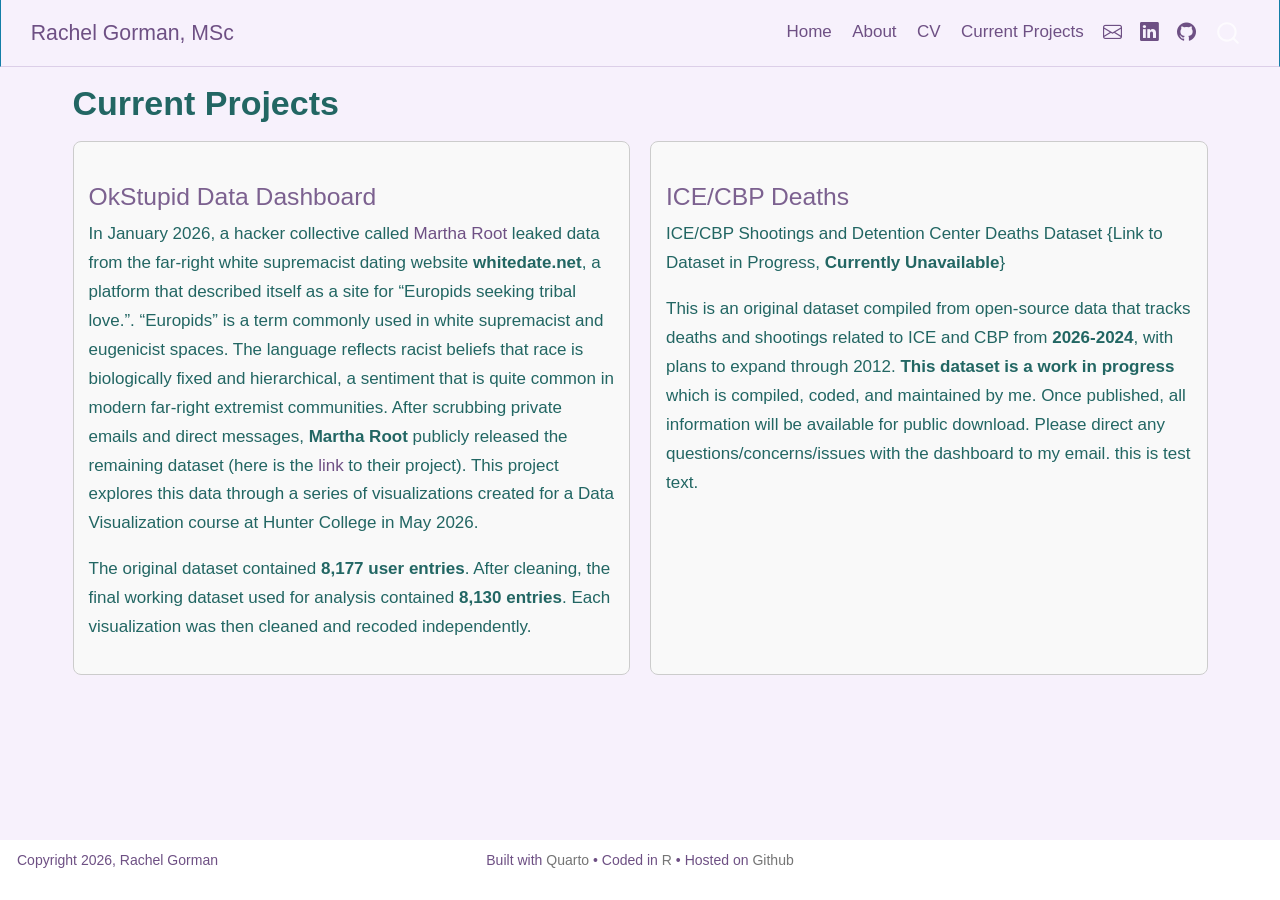
<file: currentprojects.html>
<!DOCTYPE html>
<html xmlns="http://www.w3.org/1999/xhtml" lang="en" xml:lang="en"><head>

<meta charset="utf-8">
<meta name="generator" content="quarto-1.10.18">

<meta name="viewport" content="width=device-width, initial-scale=1.0, user-scalable=yes">


<title>Current Projects – Rachel Gorman, MSc</title>
<style>
/* Default styles provided by pandoc.
** See https://pandoc.org/MANUAL.html#variables-for-html for config info.
*/
span.smallcaps{font-variant: small-caps;}
div.columns{display: flex; gap: 1.5em;}
div.column{flex: auto;}
@media screen {
div.columns{gap: min(4vw, 1.5em);}
div.column{overflow-x: auto;}
}
div.hanging-indent{margin-left: 1.5em; text-indent: -1.5em;}
ul.task-list{list-style: none;}
ul.task-list li input[type="checkbox"] {
  width: 0.8em;
  margin: 0 0.8em 0.2em -1em; /* quarto-specific, see https://github.com/quarto-dev/quarto-cli/issues/4556 */ 
  vertical-align: middle;
}
</style>


<script src="site_libs/quarto-nav/quarto-nav.js"></script>
<script src="site_libs/quarto-nav/headroom.min.js"></script>
<script src="site_libs/clipboard/clipboard.min.js"></script>
<script src="site_libs/quarto-search/autocomplete.umd.js"></script>
<script src="site_libs/quarto-search/fuse.min.js"></script>
<script src="site_libs/quarto-search/quarto-search.js"></script>
<meta name="quarto:offset" content="./">
<script src="site_libs/quarto-html/quarto.js" type="module"></script>
<script src="site_libs/quarto-html/tabsets/tabsets.js" type="module"></script>
<script src="site_libs/quarto-html/popper.min.js"></script>
<script src="site_libs/quarto-html/tippy.umd.min.js"></script>
<script src="site_libs/quarto-html/anchor.min.js"></script>
<link href="site_libs/quarto-html/tippy.css" rel="stylesheet">
<link href="site_libs/quarto-html/quarto-syntax-highlighting-64a204ab8560d761af7679ceaba22944.css" rel="stylesheet" id="quarto-text-highlighting-styles">
<script src="site_libs/bootstrap/bootstrap.min.js"></script>
<link href="site_libs/bootstrap/bootstrap-icons.css" rel="stylesheet">
<link href="site_libs/bootstrap/bootstrap-60a28a6e58c4296c0bb11f8f5d7a34cd.min.css" rel="stylesheet" append-hash="true" id="quarto-bootstrap" data-mode="light">
<script id="quarto-search-options" type="application/json">{
  "location": "navbar",
  "copy-button": false,
  "collapse-after": 3,
  "panel-placement": "end",
  "type": "overlay",
  "limit": 50,
  "keyboard-shortcut": [
    "f",
    "/",
    "s"
  ],
  "show-item-context": false,
  "language": {
    "search-no-results-text": "No results",
    "search-matching-documents-text": "matching documents",
    "search-copy-link-title": "Copy link to search",
    "search-hide-matches-text": "Hide additional matches",
    "search-more-match-text": "more match in this document",
    "search-more-matches-text": "more matches in this document",
    "search-clear-button-title": "Clear",
    "search-text-placeholder": "",
    "search-detached-cancel-button-title": "Cancel",
    "search-submit-button-title": "Submit",
    "search-label": "Search"
  }
}</script>


<link rel="stylesheet" href="customstyle.css">
</head>

<body class="nav-fixed quarto-light">

<div id="quarto-search-results"></div>
  <header id="quarto-header" class="headroom fixed-top">
    <nav class="navbar navbar-expand-lg " data-bs-theme="dark">
      <div class="navbar-container container-fluid">
      <div class="navbar-brand-container mx-auto">
    <a class="navbar-brand" href="./index.html">
    <span class="navbar-title">Rachel Gorman, MSc</span>
    </a>
  </div>
            <div id="quarto-search" class="" title="Search"></div>
          <button class="navbar-toggler" type="button" data-bs-toggle="collapse" data-bs-target="#navbarCollapse" aria-controls="navbarCollapse" role="menu" aria-expanded="false" aria-label="Toggle navigation" onclick="if (window.quartoToggleHeadroom) { window.quartoToggleHeadroom(); }">
  <span class="navbar-toggler-icon"></span>
</button>
          <div class="collapse navbar-collapse" id="navbarCollapse">
            <ul class="navbar-nav navbar-nav-scroll ms-auto">
  <li class="nav-item">
    <a class="nav-link" href="./index.html"> 
<span class="menu-text">Home</span></a>
  </li>  
  <li class="nav-item">
    <a class="nav-link" href="./about.html"> 
<span class="menu-text">About</span></a>
  </li>  
  <li class="nav-item">
    <a class="nav-link" href="./cv.html"> 
<span class="menu-text">CV</span></a>
  </li>  
  <li class="nav-item">
    <a class="nav-link active" href="./currentprojects.html" aria-current="page"> 
<span class="menu-text">Current Projects</span></a>
  </li>  
  <li class="nav-item compact">
    <a class="nav-link" href="mailto:gormanr33@gmail.com"> <i class="bi bi-envelope" role="img">
</i> 
<span class="menu-text"></span></a>
  </li>  
  <li class="nav-item compact">
    <a class="nav-link" href="https://www.linkedin.com/in/rachel-gorman-6825431b9" target="_blank"> <i class="bi bi-linkedin" role="img">
</i> 
<span class="menu-text"></span></a>
  </li>  
  <li class="nav-item compact">
    <a class="nav-link" href="https://github.com/gormanr33" target="_blank"> <i class="bi bi-github" role="img">
</i> 
<span class="menu-text"></span></a>
  </li>  
</ul>
          </div> <!-- /navcollapse -->
            <div class="quarto-navbar-tools">
</div>
      </div> <!-- /container-fluid -->
    </nav>
</header>
<!-- content -->
<div id="quarto-content" class="quarto-container page-columns page-rows-contents page-layout-full page-navbar">
<!-- sidebar -->
<!-- margin-sidebar -->
    <div id="quarto-margin-sidebar" class="sidebar margin-sidebar zindex-bottom">
        
    </div>
<!-- main -->
<main class="content column-page" id="quarto-document-content">

<header id="title-block-header" class="quarto-title-block default">
<div class="quarto-title">
<h1 class="title">Current Projects</h1>
</div>



<div class="quarto-title-meta column-page">

    
  
    
  </div>
  


</header>


<div style="display: flex; gap: 20px; align-items: stretch;">
<section id="okstupid-data-dashboard" class="level3" style="flex: 1; min-width: 0; overflow-wrap: break-word; border: 1px solid #ccc; padding: 15px; border-radius: 8px; background-color: #f9f9f9;">
<h3 class="anchored" data-anchor-id="okstupid-data-dashboard"><a href="https://gormanr33.github.io/dashboard.v2/" target="_blank">OkStupid Data Dashboard</a></h3>
<p>In January 2026, a hacker collective called <strong><a href="https://linktr.ee/back2TheR00t">Martha Root</a></strong> leaked data from the far-right white supremacist dating website <strong>whitedate.net</strong>, a platform that described itself as a site for “Europids seeking tribal love.”. “Europids” is a term commonly used in white supremacist and eugenicist spaces. The language reflects racist beliefs that race is biologically fixed and hierarchical, a sentiment that is quite common in modern far-right extremist communities. After scrubbing private emails and direct messages, <strong>Martha Root</strong> publicly released the remaining dataset (here is the <a href="https://okstupid.lol">link</a> to their project). This project explores this data through a series of visualizations created for a Data Visualization course at Hunter College in May 2026.</p>
<p>The original dataset contained <strong>8,177 user entries</strong>. After cleaning, the final working dataset used for analysis contained <strong>8,130 entries</strong>. Each visualization was then cleaned and recoded independently.</p>
</section>
<section id="icecbp-deaths" class="level3" style="flex: 1; min-width: 0; overflow-wrap: break-word; border: 1px solid #ccc; padding: 15px; border-radius: 8px; background-color: #f9f9f9;">
<h3 class="anchored" data-anchor-id="icecbp-deaths"><a href="https://google.com" target="_blank">ICE/CBP Deaths</a></h3>
<p>ICE/CBP Shootings and Detention Center Deaths Dataset {Link to Dataset in Progress, <strong>Currently Unavailable</strong>}</p>
<p>This is an original dataset compiled from open-source data that tracks deaths and shootings related to ICE and CBP from <strong>2026-2024</strong>, with plans to expand through 2012. <strong>This dataset is a work in progress</strong> which is compiled, coded, and maintained by me. Once published, all information will be available for public download. Please direct any questions/concerns/issues with the dashboard to my email. this is test text.</p>
</section>
</div>



</main> <!-- /main -->
<script id="quarto-html-after-body" type="application/javascript">
  window.document.addEventListener("DOMContentLoaded", function (event) {
    const icon = "";
    const anchorJS = new window.AnchorJS();
    anchorJS.options = {
      placement: 'right',
      icon: icon
    };
    anchorJS.add('.anchored');
    const isCodeAnnotation = (el) => {
      for (const clz of el.classList) {
        if (clz.startsWith('code-annotation-')) {                     
          return true;
        }
      }
      return false;
    }
    const onCopySuccess = function(e) {
      // button target
      const button = e.trigger;
      // don't keep focus
      button.blur();
      // flash "checked"
      button.classList.add('code-copy-button-checked');
      var currentTitle = button.getAttribute("title");
      button.setAttribute("title", "Copied!");
      let tooltip;
      if (window.bootstrap) {
        button.setAttribute("data-bs-toggle", "tooltip");
        button.setAttribute("data-bs-placement", "left");
        button.setAttribute("data-bs-title", "Copied!");
        tooltip = new bootstrap.Tooltip(button, 
          { trigger: "manual", 
            customClass: "code-copy-button-tooltip",
            offset: [0, -8]});
        tooltip.show();    
      }
      setTimeout(function() {
        if (tooltip) {
          tooltip.hide();
          button.removeAttribute("data-bs-title");
          button.removeAttribute("data-bs-toggle");
          button.removeAttribute("data-bs-placement");
        }
        button.setAttribute("title", currentTitle);
        button.classList.remove('code-copy-button-checked');
      }, 1000);
      // clear code selection
      e.clearSelection();
    }
    const getTextToCopy = function(trigger) {
      const outerScaffold = trigger.parentElement.cloneNode(true);
      const codeEl = outerScaffold.querySelector('code');
      for (const childEl of codeEl.children) {
        if (isCodeAnnotation(childEl)) {
          childEl.remove();
        }
      }
      return codeEl.innerText;
    }
    const clipboard = new window.ClipboardJS('.code-copy-button:not([data-in-quarto-modal])', {
      text: getTextToCopy
    });
    clipboard.on('success', onCopySuccess);
    if (window.document.getElementById('quarto-embedded-source-code-modal')) {
      const clipboardModal = new window.ClipboardJS('.code-copy-button[data-in-quarto-modal]', {
        text: getTextToCopy,
        container: window.document.getElementById('quarto-embedded-source-code-modal')
      });
      clipboardModal.on('success', onCopySuccess);
    }
      var localhostRegex = new RegExp(/^(?:http|https):\/\/localhost\:?[0-9]*\//);
      var mailtoRegex = new RegExp(/^mailto:/);
        var filterRegex = new RegExp("https:\/\/rachel-gorman\.com");
      var isInternal = (href) => {
          return filterRegex.test(href) || localhostRegex.test(href) || mailtoRegex.test(href);
      }
      // Inspect non-navigation links and adorn them if external
     var links = window.document.querySelectorAll('a[href]:not(.nav-link):not(.navbar-brand):not(.toc-action):not(.sidebar-link):not(.sidebar-item-toggle):not(.pagination-link):not(.no-external):not([aria-hidden]):not(.dropdown-item):not(.quarto-navigation-tool):not(.about-link)');
      for (var i=0; i<links.length; i++) {
        const link = links[i];
        if (!isInternal(link.href)) {
          // undo the damage that might have been done by quarto-nav.js in the case of
          // links that we want to consider external
          if (link.dataset.originalHref !== undefined) {
            link.href = link.dataset.originalHref;
          }
        }
      }
    function tippyHover(el, contentFn, onTriggerFn, onUntriggerFn) {
      const config = {
        allowHTML: true,
        maxWidth: 500,
        delay: 100,
        arrow: false,
        appendTo: function(el) {
            return el.parentElement;
        },
        interactive: true,
        interactiveBorder: 10,
        theme: 'quarto',
        placement: 'bottom-start',
      };
      if (contentFn) {
        config.content = contentFn;
      }
      if (onTriggerFn) {
        config.onTrigger = onTriggerFn;
      }
      if (onUntriggerFn) {
        config.onUntrigger = onUntriggerFn;
      }
      window.tippy(el, config); 
    }
    const noterefs = window.document.querySelectorAll('a[role="doc-noteref"]');
    for (var i=0; i<noterefs.length; i++) {
      const ref = noterefs[i];
      tippyHover(ref, function() {
        // use id or data attribute instead here
        let href = ref.getAttribute('data-footnote-href') || ref.getAttribute('href');
        try { href = new URL(href).hash; } catch {}
        const id = href.replace(/^#\/?/, "");
        const note = window.document.getElementById(id);
        if (note) {
          return note.innerHTML;
        } else {
          return "";
        }
      });
    }
    const xrefs = window.document.querySelectorAll('a.quarto-xref');
    const processXRef = (id, note) => {
      // Strip column container classes
      const stripColumnClz = (el) => {
        el.classList.remove("page-full", "page-columns");
        if (el.children) {
          for (const child of el.children) {
            stripColumnClz(child);
          }
        }
      }
      stripColumnClz(note)
      if (id === null || id.startsWith('sec-')) {
        // Special case sections, only their first couple elements
        const container = document.createElement("div");
        if (note.children && note.children.length > 2) {
          container.appendChild(note.children[0].cloneNode(true));
          for (let i = 1; i < note.children.length; i++) {
            const child = note.children[i];
            if (child.tagName === "P" && child.innerText === "") {
              continue;
            } else {
              container.appendChild(child.cloneNode(true));
              break;
            }
          }
          if (window.Quarto?.typesetMath) {
            window.Quarto.typesetMath(container);
          }
          return container.innerHTML
        } else {
          if (window.Quarto?.typesetMath) {
            window.Quarto.typesetMath(note);
          }
          return note.innerHTML;
        }
      } else {
        // Remove any anchor links if they are present
        const anchorLink = note.querySelector('a.anchorjs-link');
        if (anchorLink) {
          anchorLink.remove();
        }
        if (window.Quarto?.typesetMath) {
          window.Quarto.typesetMath(note);
        }
        if (note.classList.contains("callout")) {
          return note.outerHTML;
        } else {
          return note.innerHTML;
        }
      }
    }
    for (var i=0; i<xrefs.length; i++) {
      const xref = xrefs[i];
      tippyHover(xref, undefined, function(instance) {
        instance.disable();
        let url = xref.getAttribute('href');
        let hash = undefined; 
        if (url.startsWith('#')) {
          hash = url;
        } else {
          try { hash = new URL(url).hash; } catch {}
        }
        if (hash) {
          const id = hash.replace(/^#\/?/, "");
          const note = window.document.getElementById(id);
          if (note !== null) {
            try {
              const html = processXRef(id, note.cloneNode(true));
              instance.setContent(html);
            } finally {
              instance.enable();
              instance.show();
            }
          } else {
            // See if we can fetch this
            fetch(url.split('#')[0])
            .then(res => res.text())
            .then(html => {
              const parser = new DOMParser();
              const htmlDoc = parser.parseFromString(html, "text/html");
              const note = htmlDoc.getElementById(id);
              if (note !== null) {
                const html = processXRef(id, note);
                instance.setContent(html);
              } 
            }).finally(() => {
              instance.enable();
              instance.show();
            });
          }
        } else {
          // See if we can fetch a full url (with no hash to target)
          // This is a special case and we should probably do some content thinning / targeting
          fetch(url)
          .then(res => res.text())
          .then(html => {
            const parser = new DOMParser();
            const htmlDoc = parser.parseFromString(html, "text/html");
            const note = htmlDoc.querySelector('main.content');
            if (note !== null) {
              // This should only happen for chapter cross references
              // (since there is no id in the URL)
              // remove the first header
              if (note.children.length > 0 && note.children[0].tagName === "HEADER") {
                note.children[0].remove();
              }
              const html = processXRef(null, note);
              instance.setContent(html);
            } 
          }).finally(() => {
            instance.enable();
            instance.show();
          });
        }
      }, function(instance) {
      });
    }
        let selectedAnnoteEl;
        const selectorForAnnotation = ( cell, annotation) => {
          let cellAttr = 'data-code-cell="' + cell + '"';
          let lineAttr = 'data-code-annotation="' +  annotation + '"';
          const selector = 'span[' + cellAttr + '][' + lineAttr + ']';
          return selector;
        }
        const selectCodeLines = (annoteEl) => {
          const doc = window.document;
          const targetCell = annoteEl.getAttribute("data-target-cell");
          const targetAnnotation = annoteEl.getAttribute("data-target-annotation");
          const annoteSpan = window.document.querySelector(selectorForAnnotation(targetCell, targetAnnotation));
          const lines = annoteSpan.getAttribute("data-code-lines").split(",");
          const lineIds = lines.map((line) => {
            return targetCell + "-" + line;
          })
          let top = null;
          let height = null;
          let parent = null;
          if (lineIds.length > 0) {
              //compute the position of the single el (top and bottom and make a div)
              const el = window.document.getElementById(lineIds[0]);
              top = el.offsetTop;
              height = el.offsetHeight;
              parent = el.parentElement.parentElement;
            if (lineIds.length > 1) {
              const lastEl = window.document.getElementById(lineIds[lineIds.length - 1]);
              const bottom = lastEl.offsetTop + lastEl.offsetHeight;
              height = bottom - top;
            }
            if (top !== null && height !== null && parent !== null) {
              // cook up a div (if necessary) and position it 
              let div = window.document.getElementById("code-annotation-line-highlight");
              if (div === null) {
                div = window.document.createElement("div");
                div.setAttribute("id", "code-annotation-line-highlight");
                div.style.position = 'absolute';
                parent.appendChild(div);
              }
              div.style.top = top - 2 + "px";
              div.style.height = height + 4 + "px";
              div.style.left = 0;
              let gutterDiv = window.document.getElementById("code-annotation-line-highlight-gutter");
              if (gutterDiv === null) {
                gutterDiv = window.document.createElement("div");
                gutterDiv.setAttribute("id", "code-annotation-line-highlight-gutter");
                gutterDiv.style.position = 'absolute';
                const codeCell = window.document.getElementById(targetCell);
                const gutter = codeCell.querySelector('.code-annotation-gutter');
                gutter.appendChild(gutterDiv);
              }
              gutterDiv.style.top = top - 2 + "px";
              gutterDiv.style.height = height + 4 + "px";
            }
            selectedAnnoteEl = annoteEl;
          }
        };
        const unselectCodeLines = () => {
          const elementsIds = ["code-annotation-line-highlight", "code-annotation-line-highlight-gutter"];
          elementsIds.forEach((elId) => {
            const div = window.document.getElementById(elId);
            if (div) {
              div.remove();
            }
          });
          selectedAnnoteEl = undefined;
        };
          // Handle positioning of the toggle
      window.addEventListener(
        "resize",
        throttle(() => {
          elRect = undefined;
          if (selectedAnnoteEl) {
            selectCodeLines(selectedAnnoteEl);
          }
        }, 10)
      );
      function throttle(fn, ms) {
      let throttle = false;
      let timer;
        return (...args) => {
          if(!throttle) { // first call gets through
              fn.apply(this, args);
              throttle = true;
          } else { // all the others get throttled
              if(timer) clearTimeout(timer); // cancel #2
              timer = setTimeout(() => {
                fn.apply(this, args);
                timer = throttle = false;
              }, ms);
          }
        };
      }
        // Attach click handler to the DT
        const annoteDls = window.document.querySelectorAll('dt[data-target-cell]');
        for (const annoteDlNode of annoteDls) {
          annoteDlNode.addEventListener('click', (event) => {
            const clickedEl = event.target;
            if (clickedEl !== selectedAnnoteEl) {
              unselectCodeLines();
              const activeEl = window.document.querySelector('dt[data-target-cell].code-annotation-active');
              if (activeEl) {
                activeEl.classList.remove('code-annotation-active');
              }
              selectCodeLines(clickedEl);
              clickedEl.classList.add('code-annotation-active');
            } else {
              // Unselect the line
              unselectCodeLines();
              clickedEl.classList.remove('code-annotation-active');
            }
          });
        }
    const findCites = (el) => {
      const parentEl = el.parentElement;
      if (parentEl) {
        const cites = parentEl.dataset.cites;
        if (cites) {
          return {
            el,
            cites: cites.split(' ')
          };
        } else {
          return findCites(el.parentElement)
        }
      } else {
        return undefined;
      }
    };
    var bibliorefs = window.document.querySelectorAll('a[role="doc-biblioref"]');
    for (var i=0; i<bibliorefs.length; i++) {
      const ref = bibliorefs[i];
      const citeInfo = findCites(ref);
      if (citeInfo) {
        tippyHover(citeInfo.el, function() {
          var popup = window.document.createElement('div');
          citeInfo.cites.forEach(function(cite) {
            var citeDiv = window.document.createElement('div');
            citeDiv.classList.add('hanging-indent');
            citeDiv.classList.add('csl-entry');
            var biblioDiv = window.document.getElementById('ref-' + cite);
            if (biblioDiv) {
              citeDiv.innerHTML = biblioDiv.innerHTML;
            }
            popup.appendChild(citeDiv);
          });
          return popup.innerHTML;
        });
      }
    }
  });
  </script>
</div> <!-- /content -->
<footer class="footer">
  <div class="nav-footer">
    <div class="nav-footer-left">
<p>Copyright 2026, Rachel Gorman</p>
</div>   
    <div class="nav-footer-center">
<p>Built with <a href="https://quarto.org/">Quarto</a> • Coded in <a href="https://r-project.org">R</a> • Hosted on <a href="https://github.com">Github</a></p>
</div>
    <div class="nav-footer-right">
      &nbsp;
    </div>
  </div>
</footer>




</body></html>
</file>
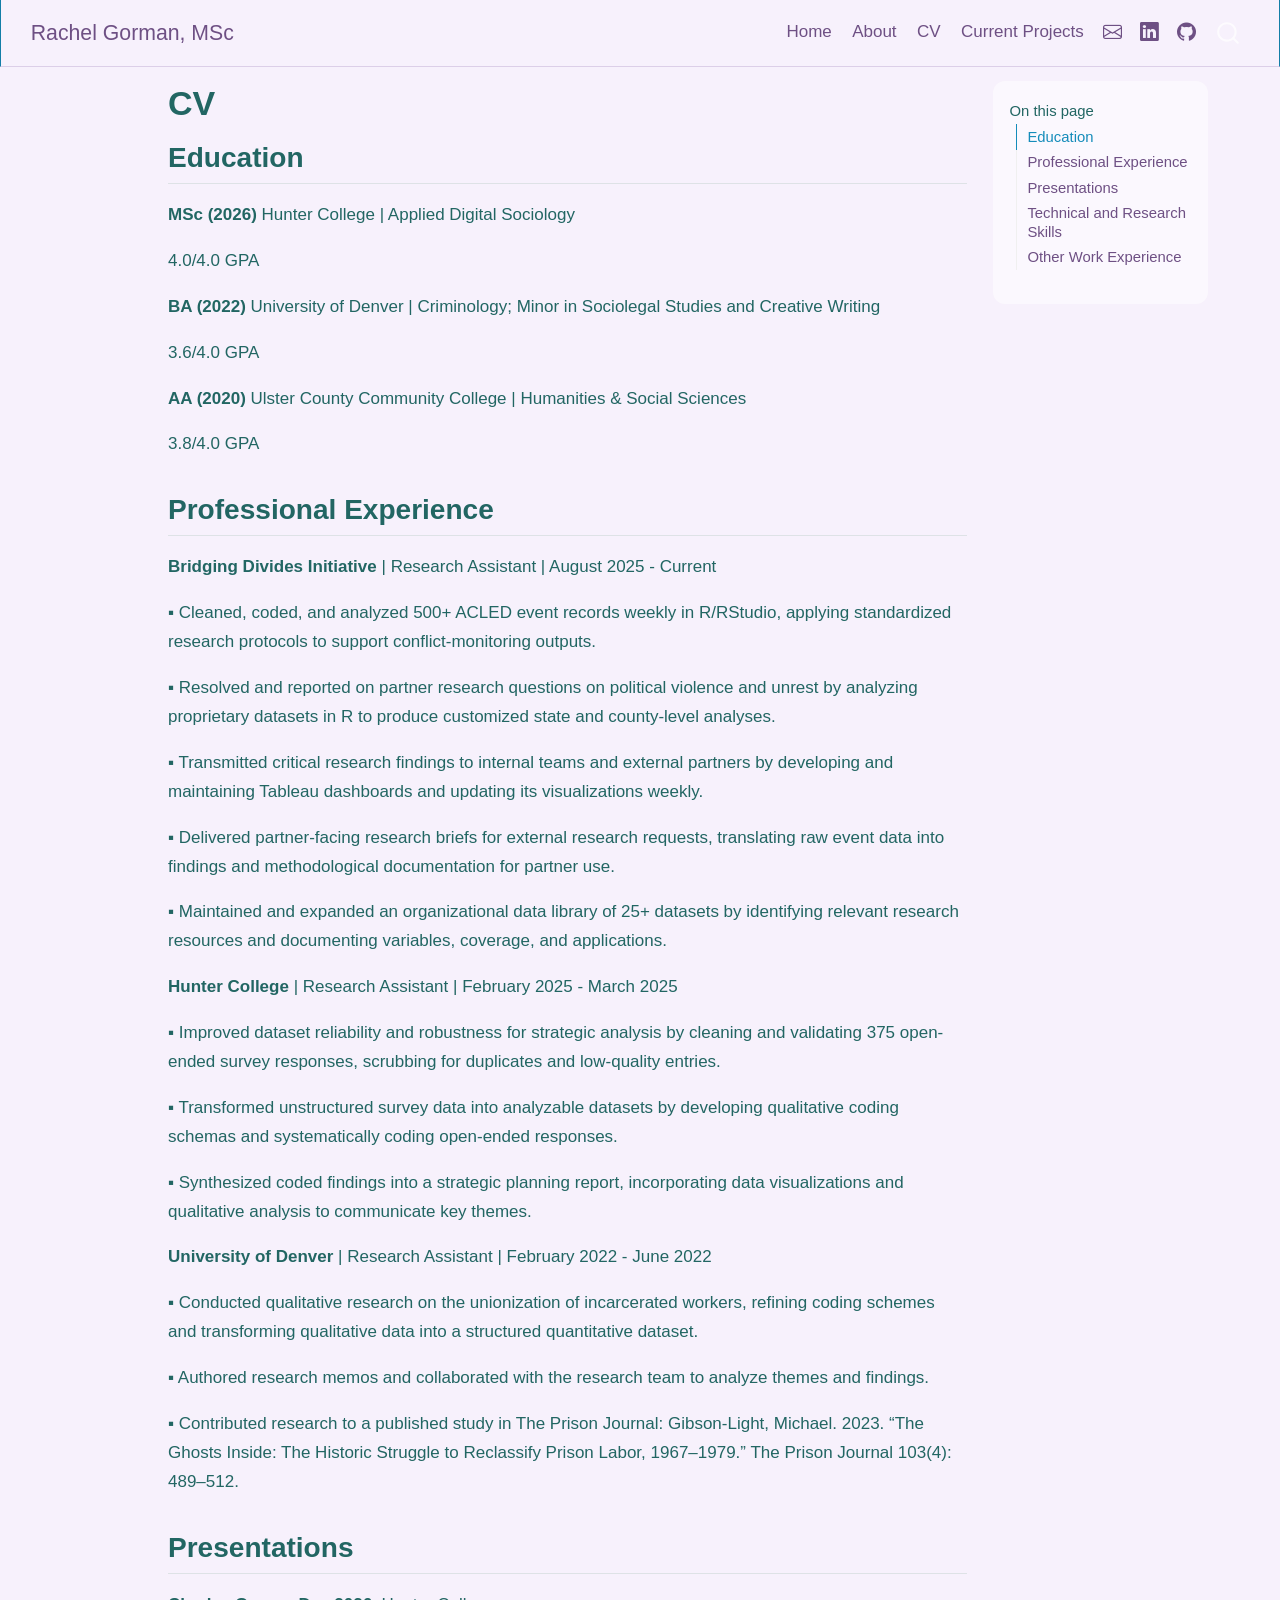
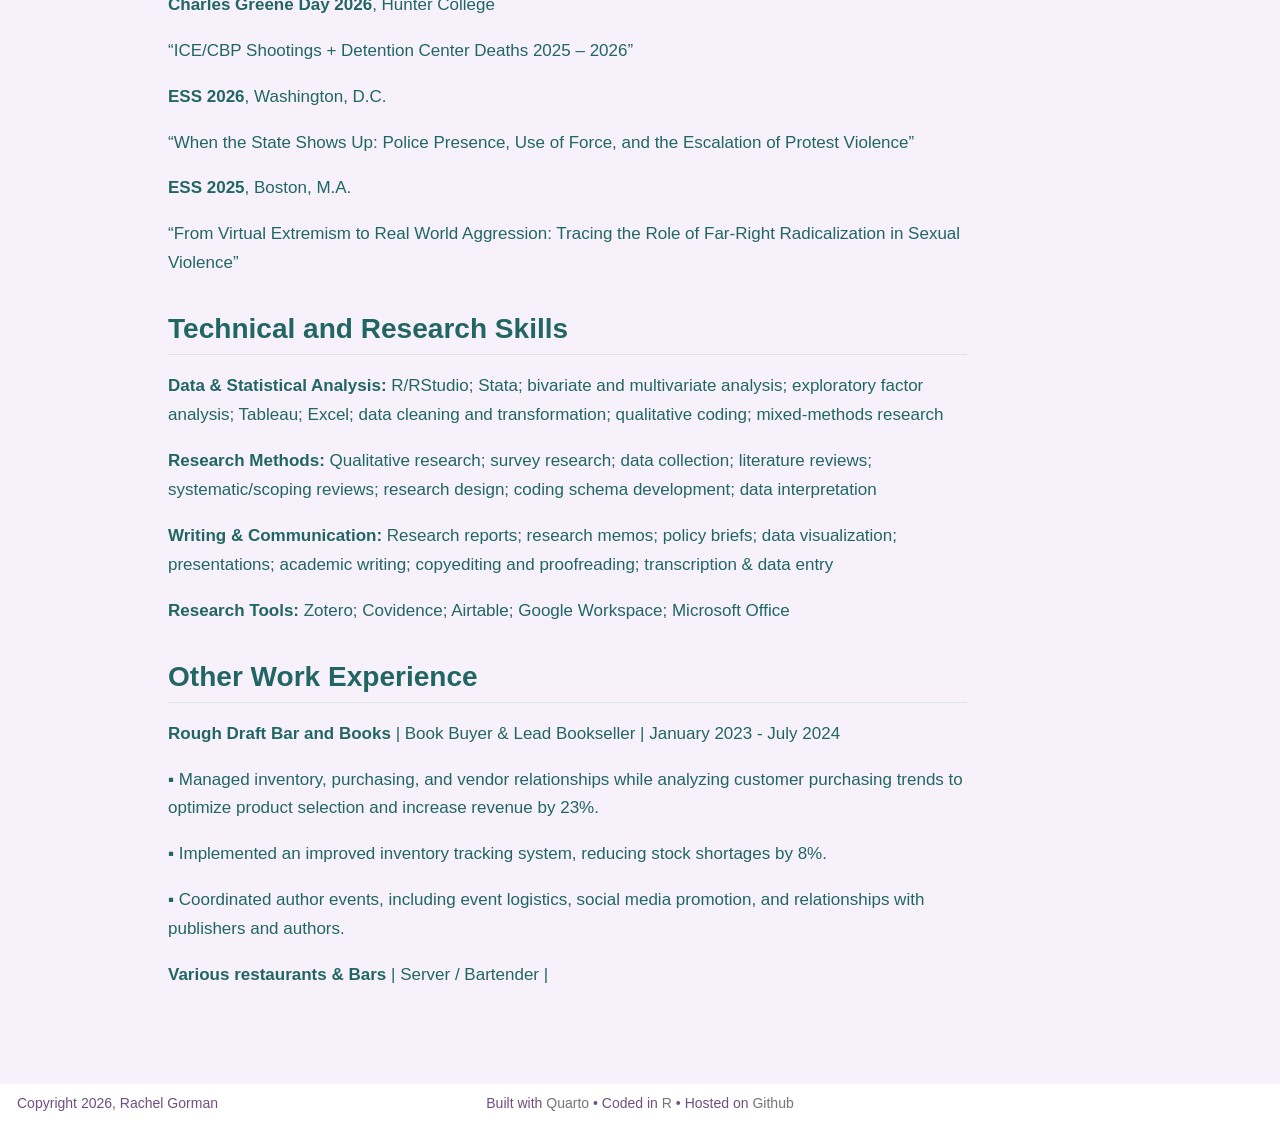
<file: cv.html>
<!DOCTYPE html>
<html xmlns="http://www.w3.org/1999/xhtml" lang="en" xml:lang="en"><head>

<meta charset="utf-8">
<meta name="generator" content="quarto-1.10.18">

<meta name="viewport" content="width=device-width, initial-scale=1.0, user-scalable=yes">


<title>CV – Rachel Gorman, MSc</title>
<style>
/* Default styles provided by pandoc.
** See https://pandoc.org/MANUAL.html#variables-for-html for config info.
*/
span.smallcaps{font-variant: small-caps;}
div.columns{display: flex; gap: 1.5em;}
div.column{flex: auto;}
@media screen {
div.columns{gap: min(4vw, 1.5em);}
div.column{overflow-x: auto;}
}
div.hanging-indent{margin-left: 1.5em; text-indent: -1.5em;}
ul.task-list{list-style: none;}
ul.task-list li input[type="checkbox"] {
  width: 0.8em;
  margin: 0 0.8em 0.2em -1em; /* quarto-specific, see https://github.com/quarto-dev/quarto-cli/issues/4556 */ 
  vertical-align: middle;
}
</style>


<script src="site_libs/quarto-nav/quarto-nav.js"></script>
<script src="site_libs/quarto-nav/headroom.min.js"></script>
<script src="site_libs/clipboard/clipboard.min.js"></script>
<script src="site_libs/quarto-search/autocomplete.umd.js"></script>
<script src="site_libs/quarto-search/fuse.min.js"></script>
<script src="site_libs/quarto-search/quarto-search.js"></script>
<meta name="quarto:offset" content="./">
<script src="site_libs/quarto-html/quarto.js" type="module"></script>
<script src="site_libs/quarto-html/tabsets/tabsets.js" type="module"></script>
<script src="site_libs/quarto-html/popper.min.js"></script>
<script src="site_libs/quarto-html/tippy.umd.min.js"></script>
<script src="site_libs/quarto-html/anchor.min.js"></script>
<link href="site_libs/quarto-html/tippy.css" rel="stylesheet">
<link href="site_libs/quarto-html/quarto-syntax-highlighting-64a204ab8560d761af7679ceaba22944.css" rel="stylesheet" id="quarto-text-highlighting-styles">
<script src="site_libs/bootstrap/bootstrap.min.js"></script>
<link href="site_libs/bootstrap/bootstrap-icons.css" rel="stylesheet">
<link href="site_libs/bootstrap/bootstrap-60a28a6e58c4296c0bb11f8f5d7a34cd.min.css" rel="stylesheet" append-hash="true" id="quarto-bootstrap" data-mode="light">
<script id="quarto-search-options" type="application/json">{
  "location": "navbar",
  "copy-button": false,
  "collapse-after": 3,
  "panel-placement": "end",
  "type": "overlay",
  "limit": 50,
  "keyboard-shortcut": [
    "f",
    "/",
    "s"
  ],
  "show-item-context": false,
  "language": {
    "search-no-results-text": "No results",
    "search-matching-documents-text": "matching documents",
    "search-copy-link-title": "Copy link to search",
    "search-hide-matches-text": "Hide additional matches",
    "search-more-match-text": "more match in this document",
    "search-more-matches-text": "more matches in this document",
    "search-clear-button-title": "Clear",
    "search-text-placeholder": "",
    "search-detached-cancel-button-title": "Cancel",
    "search-submit-button-title": "Submit",
    "search-label": "Search"
  }
}</script>


<link rel="stylesheet" href="customstyle.css">
</head>

<body class="nav-fixed quarto-light">

<div id="quarto-search-results"></div>
  <header id="quarto-header" class="headroom fixed-top">
    <nav class="navbar navbar-expand-lg " data-bs-theme="dark">
      <div class="navbar-container container-fluid">
      <div class="navbar-brand-container mx-auto">
    <a class="navbar-brand" href="./index.html">
    <span class="navbar-title">Rachel Gorman, MSc</span>
    </a>
  </div>
            <div id="quarto-search" class="" title="Search"></div>
          <button class="navbar-toggler" type="button" data-bs-toggle="collapse" data-bs-target="#navbarCollapse" aria-controls="navbarCollapse" role="menu" aria-expanded="false" aria-label="Toggle navigation" onclick="if (window.quartoToggleHeadroom) { window.quartoToggleHeadroom(); }">
  <span class="navbar-toggler-icon"></span>
</button>
          <div class="collapse navbar-collapse" id="navbarCollapse">
            <ul class="navbar-nav navbar-nav-scroll ms-auto">
  <li class="nav-item">
    <a class="nav-link" href="./index.html"> 
<span class="menu-text">Home</span></a>
  </li>  
  <li class="nav-item">
    <a class="nav-link" href="./about.html"> 
<span class="menu-text">About</span></a>
  </li>  
  <li class="nav-item">
    <a class="nav-link active" href="./cv.html" aria-current="page"> 
<span class="menu-text">CV</span></a>
  </li>  
  <li class="nav-item">
    <a class="nav-link" href="./currentprojects.html"> 
<span class="menu-text">Current Projects</span></a>
  </li>  
  <li class="nav-item compact">
    <a class="nav-link" href="mailto:gormanr33@gmail.com"> <i class="bi bi-envelope" role="img">
</i> 
<span class="menu-text"></span></a>
  </li>  
  <li class="nav-item compact">
    <a class="nav-link" href="https://www.linkedin.com/in/rachel-gorman-6825431b9" target="_blank"> <i class="bi bi-linkedin" role="img">
</i> 
<span class="menu-text"></span></a>
  </li>  
  <li class="nav-item compact">
    <a class="nav-link" href="https://github.com/gormanr33" target="_blank"> <i class="bi bi-github" role="img">
</i> 
<span class="menu-text"></span></a>
  </li>  
</ul>
          </div> <!-- /navcollapse -->
            <div class="quarto-navbar-tools">
</div>
      </div> <!-- /container-fluid -->
    </nav>
</header>
<!-- content -->
<div id="quarto-content" class="quarto-container page-columns page-rows-contents page-layout-article page-navbar">
<!-- sidebar -->
<!-- margin-sidebar -->
    <div id="quarto-margin-sidebar" class="sidebar margin-sidebar">
        <nav id="TOC" role="doc-toc" class="toc-active">
    <h2 id="toc-title">On this page</h2>
   
  <ul>
  <li><a href="#education" id="toc-education" class="nav-link active" data-scroll-target="#education">Education</a></li>
  <li><a href="#professional-experience" id="toc-professional-experience" class="nav-link" data-scroll-target="#professional-experience">Professional Experience</a></li>
  <li><a href="#presentations" id="toc-presentations" class="nav-link" data-scroll-target="#presentations">Presentations</a></li>
  <li><a href="#technical-and-research-skills" id="toc-technical-and-research-skills" class="nav-link" data-scroll-target="#technical-and-research-skills">Technical and Research Skills</a></li>
  <li><a href="#other-work-experience" id="toc-other-work-experience" class="nav-link" data-scroll-target="#other-work-experience">Other Work Experience</a></li>
  </ul>
</nav>
    </div>
<!-- main -->
<main class="content" id="quarto-document-content">

<header id="title-block-header" class="quarto-title-block default">
<div class="quarto-title">
<h1 class="title">CV</h1>
</div>



<div class="quarto-title-meta">

    
  
    
  </div>
  


</header>


<section id="education" class="level2">
<h2 class="anchored" data-anchor-id="education">Education</h2>
<p><strong>MSc (2026)</strong> Hunter College | Applied Digital Sociology</p>
<p>4.0/4.0 GPA</p>
<p><strong>BA (2022)</strong> University of Denver | Criminology; Minor in Sociolegal Studies and Creative Writing</p>
<p>3.6/4.0 GPA</p>
<p><strong>AA (2020)</strong> Ulster County Community College | Humanities &amp; Social Sciences</p>
<p>3.8/4.0 GPA</p>
</section>
<section id="professional-experience" class="level2">
<h2 class="anchored" data-anchor-id="professional-experience">Professional Experience</h2>
<p><strong>Bridging Divides Initiative</strong> | Research Assistant | August 2025 - Current</p>
<p>▪ Cleaned, coded, and analyzed 500+ ACLED event records weekly in R/RStudio, applying standardized research protocols to support conflict-monitoring outputs.</p>
<p>▪ Resolved and reported on partner research questions on political violence and unrest by analyzing proprietary datasets in R to produce customized state and county-level analyses.</p>
<p>▪ Transmitted critical research findings to internal teams and external partners by developing and maintaining Tableau dashboards and updating its visualizations weekly.</p>
<p>▪ Delivered partner-facing research briefs for external research requests, translating raw event data into findings and methodological documentation for partner use.</p>
<p>▪ Maintained and expanded an organizational data library of 25+ datasets by identifying relevant research resources and documenting variables, coverage, and applications.</p>
<p><strong>Hunter College</strong> | Research Assistant | February 2025 - March 2025</p>
<p>▪ Improved dataset reliability and robustness for strategic analysis by cleaning and validating 375 open-ended survey responses, scrubbing for duplicates and low-quality entries.</p>
<p>▪ Transformed unstructured survey data into analyzable datasets by developing qualitative coding schemas and systematically coding open-ended responses.</p>
<p>▪ Synthesized coded findings into a strategic planning report, incorporating data visualizations and qualitative analysis to communicate key themes.</p>
<p><strong>University of Denver</strong> | Research Assistant | February 2022 - June 2022</p>
<p>▪ Conducted qualitative research on the unionization of incarcerated workers, refining coding schemes and transforming qualitative data into a structured quantitative dataset.</p>
<p>▪ Authored research memos and collaborated with the research team to analyze themes and findings.</p>
<p>▪ Contributed research to a published study in The Prison Journal: Gibson-Light, Michael. 2023. “The Ghosts Inside: The Historic Struggle to Reclassify Prison Labor, 1967–1979.” The Prison Journal 103(4): 489–512.</p>
</section>
<section id="presentations" class="level2">
<h2 class="anchored" data-anchor-id="presentations">Presentations</h2>
<p><strong>Charles Greene Day 2026</strong>, Hunter College</p>
<p>“ICE/CBP Shootings + Detention Center Deaths 2025 – 2026”</p>
<p><strong>ESS 2026</strong>, Washington, D.C.</p>
<p>“When the State Shows Up: Police Presence, Use of Force, and the Escalation of Protest Violence”</p>
<p><strong>ESS 2025</strong>, Boston, M.A.</p>
<p>“From Virtual Extremism to Real World Aggression: Tracing the Role of Far-Right Radicalization in Sexual Violence”</p>
</section>
<section id="technical-and-research-skills" class="level2">
<h2 class="anchored" data-anchor-id="technical-and-research-skills">Technical and Research Skills</h2>
<p><strong>Data &amp; Statistical Analysis:</strong> R/RStudio; Stata; bivariate and multivariate analysis; exploratory factor analysis; Tableau; Excel; data cleaning and transformation; qualitative coding; mixed-methods research</p>
<p><strong>Research Methods:</strong> Qualitative research; survey research; data collection; literature reviews; systematic/scoping reviews; research design; coding schema development; data interpretation</p>
<p><strong>Writing &amp; Communication:</strong> Research reports; research memos; policy briefs; data visualization; presentations; academic writing; copyediting and proofreading; transcription &amp; data entry</p>
<p><strong>Research Tools:</strong> Zotero; Covidence; Airtable; Google Workspace; Microsoft Office</p>
</section>
<section id="other-work-experience" class="level2">
<h2 class="anchored" data-anchor-id="other-work-experience">Other Work Experience</h2>
<p><strong>Rough Draft Bar and Books</strong> | Book Buyer &amp; Lead Bookseller | January 2023 - July 2024</p>
<p>▪ Managed inventory, purchasing, and vendor relationships while analyzing customer purchasing trends to optimize product selection and increase revenue by 23%.</p>
<p>▪ Implemented an improved inventory tracking system, reducing stock shortages by 8%.</p>
<p>▪ Coordinated author events, including event logistics, social media promotion, and relationships with publishers and authors.</p>
<p><strong>Various restaurants &amp; Bars</strong> | Server / Bartender |</p>


</section>

</main> <!-- /main -->
<script id="quarto-html-after-body" type="application/javascript">
  window.document.addEventListener("DOMContentLoaded", function (event) {
    const icon = "";
    const anchorJS = new window.AnchorJS();
    anchorJS.options = {
      placement: 'right',
      icon: icon
    };
    anchorJS.add('.anchored');
    const isCodeAnnotation = (el) => {
      for (const clz of el.classList) {
        if (clz.startsWith('code-annotation-')) {                     
          return true;
        }
      }
      return false;
    }
    const onCopySuccess = function(e) {
      // button target
      const button = e.trigger;
      // don't keep focus
      button.blur();
      // flash "checked"
      button.classList.add('code-copy-button-checked');
      var currentTitle = button.getAttribute("title");
      button.setAttribute("title", "Copied!");
      let tooltip;
      if (window.bootstrap) {
        button.setAttribute("data-bs-toggle", "tooltip");
        button.setAttribute("data-bs-placement", "left");
        button.setAttribute("data-bs-title", "Copied!");
        tooltip = new bootstrap.Tooltip(button, 
          { trigger: "manual", 
            customClass: "code-copy-button-tooltip",
            offset: [0, -8]});
        tooltip.show();    
      }
      setTimeout(function() {
        if (tooltip) {
          tooltip.hide();
          button.removeAttribute("data-bs-title");
          button.removeAttribute("data-bs-toggle");
          button.removeAttribute("data-bs-placement");
        }
        button.setAttribute("title", currentTitle);
        button.classList.remove('code-copy-button-checked');
      }, 1000);
      // clear code selection
      e.clearSelection();
    }
    const getTextToCopy = function(trigger) {
      const outerScaffold = trigger.parentElement.cloneNode(true);
      const codeEl = outerScaffold.querySelector('code');
      for (const childEl of codeEl.children) {
        if (isCodeAnnotation(childEl)) {
          childEl.remove();
        }
      }
      return codeEl.innerText;
    }
    const clipboard = new window.ClipboardJS('.code-copy-button:not([data-in-quarto-modal])', {
      text: getTextToCopy
    });
    clipboard.on('success', onCopySuccess);
    if (window.document.getElementById('quarto-embedded-source-code-modal')) {
      const clipboardModal = new window.ClipboardJS('.code-copy-button[data-in-quarto-modal]', {
        text: getTextToCopy,
        container: window.document.getElementById('quarto-embedded-source-code-modal')
      });
      clipboardModal.on('success', onCopySuccess);
    }
      var localhostRegex = new RegExp(/^(?:http|https):\/\/localhost\:?[0-9]*\//);
      var mailtoRegex = new RegExp(/^mailto:/);
        var filterRegex = new RegExp("https:\/\/rachel-gorman\.com");
      var isInternal = (href) => {
          return filterRegex.test(href) || localhostRegex.test(href) || mailtoRegex.test(href);
      }
      // Inspect non-navigation links and adorn them if external
     var links = window.document.querySelectorAll('a[href]:not(.nav-link):not(.navbar-brand):not(.toc-action):not(.sidebar-link):not(.sidebar-item-toggle):not(.pagination-link):not(.no-external):not([aria-hidden]):not(.dropdown-item):not(.quarto-navigation-tool):not(.about-link)');
      for (var i=0; i<links.length; i++) {
        const link = links[i];
        if (!isInternal(link.href)) {
          // undo the damage that might have been done by quarto-nav.js in the case of
          // links that we want to consider external
          if (link.dataset.originalHref !== undefined) {
            link.href = link.dataset.originalHref;
          }
        }
      }
    function tippyHover(el, contentFn, onTriggerFn, onUntriggerFn) {
      const config = {
        allowHTML: true,
        maxWidth: 500,
        delay: 100,
        arrow: false,
        appendTo: function(el) {
            return el.parentElement;
        },
        interactive: true,
        interactiveBorder: 10,
        theme: 'quarto',
        placement: 'bottom-start',
      };
      if (contentFn) {
        config.content = contentFn;
      }
      if (onTriggerFn) {
        config.onTrigger = onTriggerFn;
      }
      if (onUntriggerFn) {
        config.onUntrigger = onUntriggerFn;
      }
      window.tippy(el, config); 
    }
    const noterefs = window.document.querySelectorAll('a[role="doc-noteref"]');
    for (var i=0; i<noterefs.length; i++) {
      const ref = noterefs[i];
      tippyHover(ref, function() {
        // use id or data attribute instead here
        let href = ref.getAttribute('data-footnote-href') || ref.getAttribute('href');
        try { href = new URL(href).hash; } catch {}
        const id = href.replace(/^#\/?/, "");
        const note = window.document.getElementById(id);
        if (note) {
          return note.innerHTML;
        } else {
          return "";
        }
      });
    }
    const xrefs = window.document.querySelectorAll('a.quarto-xref');
    const processXRef = (id, note) => {
      // Strip column container classes
      const stripColumnClz = (el) => {
        el.classList.remove("page-full", "page-columns");
        if (el.children) {
          for (const child of el.children) {
            stripColumnClz(child);
          }
        }
      }
      stripColumnClz(note)
      if (id === null || id.startsWith('sec-')) {
        // Special case sections, only their first couple elements
        const container = document.createElement("div");
        if (note.children && note.children.length > 2) {
          container.appendChild(note.children[0].cloneNode(true));
          for (let i = 1; i < note.children.length; i++) {
            const child = note.children[i];
            if (child.tagName === "P" && child.innerText === "") {
              continue;
            } else {
              container.appendChild(child.cloneNode(true));
              break;
            }
          }
          if (window.Quarto?.typesetMath) {
            window.Quarto.typesetMath(container);
          }
          return container.innerHTML
        } else {
          if (window.Quarto?.typesetMath) {
            window.Quarto.typesetMath(note);
          }
          return note.innerHTML;
        }
      } else {
        // Remove any anchor links if they are present
        const anchorLink = note.querySelector('a.anchorjs-link');
        if (anchorLink) {
          anchorLink.remove();
        }
        if (window.Quarto?.typesetMath) {
          window.Quarto.typesetMath(note);
        }
        if (note.classList.contains("callout")) {
          return note.outerHTML;
        } else {
          return note.innerHTML;
        }
      }
    }
    for (var i=0; i<xrefs.length; i++) {
      const xref = xrefs[i];
      tippyHover(xref, undefined, function(instance) {
        instance.disable();
        let url = xref.getAttribute('href');
        let hash = undefined; 
        if (url.startsWith('#')) {
          hash = url;
        } else {
          try { hash = new URL(url).hash; } catch {}
        }
        if (hash) {
          const id = hash.replace(/^#\/?/, "");
          const note = window.document.getElementById(id);
          if (note !== null) {
            try {
              const html = processXRef(id, note.cloneNode(true));
              instance.setContent(html);
            } finally {
              instance.enable();
              instance.show();
            }
          } else {
            // See if we can fetch this
            fetch(url.split('#')[0])
            .then(res => res.text())
            .then(html => {
              const parser = new DOMParser();
              const htmlDoc = parser.parseFromString(html, "text/html");
              const note = htmlDoc.getElementById(id);
              if (note !== null) {
                const html = processXRef(id, note);
                instance.setContent(html);
              } 
            }).finally(() => {
              instance.enable();
              instance.show();
            });
          }
        } else {
          // See if we can fetch a full url (with no hash to target)
          // This is a special case and we should probably do some content thinning / targeting
          fetch(url)
          .then(res => res.text())
          .then(html => {
            const parser = new DOMParser();
            const htmlDoc = parser.parseFromString(html, "text/html");
            const note = htmlDoc.querySelector('main.content');
            if (note !== null) {
              // This should only happen for chapter cross references
              // (since there is no id in the URL)
              // remove the first header
              if (note.children.length > 0 && note.children[0].tagName === "HEADER") {
                note.children[0].remove();
              }
              const html = processXRef(null, note);
              instance.setContent(html);
            } 
          }).finally(() => {
            instance.enable();
            instance.show();
          });
        }
      }, function(instance) {
      });
    }
        let selectedAnnoteEl;
        const selectorForAnnotation = ( cell, annotation) => {
          let cellAttr = 'data-code-cell="' + cell + '"';
          let lineAttr = 'data-code-annotation="' +  annotation + '"';
          const selector = 'span[' + cellAttr + '][' + lineAttr + ']';
          return selector;
        }
        const selectCodeLines = (annoteEl) => {
          const doc = window.document;
          const targetCell = annoteEl.getAttribute("data-target-cell");
          const targetAnnotation = annoteEl.getAttribute("data-target-annotation");
          const annoteSpan = window.document.querySelector(selectorForAnnotation(targetCell, targetAnnotation));
          const lines = annoteSpan.getAttribute("data-code-lines").split(",");
          const lineIds = lines.map((line) => {
            return targetCell + "-" + line;
          })
          let top = null;
          let height = null;
          let parent = null;
          if (lineIds.length > 0) {
              //compute the position of the single el (top and bottom and make a div)
              const el = window.document.getElementById(lineIds[0]);
              top = el.offsetTop;
              height = el.offsetHeight;
              parent = el.parentElement.parentElement;
            if (lineIds.length > 1) {
              const lastEl = window.document.getElementById(lineIds[lineIds.length - 1]);
              const bottom = lastEl.offsetTop + lastEl.offsetHeight;
              height = bottom - top;
            }
            if (top !== null && height !== null && parent !== null) {
              // cook up a div (if necessary) and position it 
              let div = window.document.getElementById("code-annotation-line-highlight");
              if (div === null) {
                div = window.document.createElement("div");
                div.setAttribute("id", "code-annotation-line-highlight");
                div.style.position = 'absolute';
                parent.appendChild(div);
              }
              div.style.top = top - 2 + "px";
              div.style.height = height + 4 + "px";
              div.style.left = 0;
              let gutterDiv = window.document.getElementById("code-annotation-line-highlight-gutter");
              if (gutterDiv === null) {
                gutterDiv = window.document.createElement("div");
                gutterDiv.setAttribute("id", "code-annotation-line-highlight-gutter");
                gutterDiv.style.position = 'absolute';
                const codeCell = window.document.getElementById(targetCell);
                const gutter = codeCell.querySelector('.code-annotation-gutter');
                gutter.appendChild(gutterDiv);
              }
              gutterDiv.style.top = top - 2 + "px";
              gutterDiv.style.height = height + 4 + "px";
            }
            selectedAnnoteEl = annoteEl;
          }
        };
        const unselectCodeLines = () => {
          const elementsIds = ["code-annotation-line-highlight", "code-annotation-line-highlight-gutter"];
          elementsIds.forEach((elId) => {
            const div = window.document.getElementById(elId);
            if (div) {
              div.remove();
            }
          });
          selectedAnnoteEl = undefined;
        };
          // Handle positioning of the toggle
      window.addEventListener(
        "resize",
        throttle(() => {
          elRect = undefined;
          if (selectedAnnoteEl) {
            selectCodeLines(selectedAnnoteEl);
          }
        }, 10)
      );
      function throttle(fn, ms) {
      let throttle = false;
      let timer;
        return (...args) => {
          if(!throttle) { // first call gets through
              fn.apply(this, args);
              throttle = true;
          } else { // all the others get throttled
              if(timer) clearTimeout(timer); // cancel #2
              timer = setTimeout(() => {
                fn.apply(this, args);
                timer = throttle = false;
              }, ms);
          }
        };
      }
        // Attach click handler to the DT
        const annoteDls = window.document.querySelectorAll('dt[data-target-cell]');
        for (const annoteDlNode of annoteDls) {
          annoteDlNode.addEventListener('click', (event) => {
            const clickedEl = event.target;
            if (clickedEl !== selectedAnnoteEl) {
              unselectCodeLines();
              const activeEl = window.document.querySelector('dt[data-target-cell].code-annotation-active');
              if (activeEl) {
                activeEl.classList.remove('code-annotation-active');
              }
              selectCodeLines(clickedEl);
              clickedEl.classList.add('code-annotation-active');
            } else {
              // Unselect the line
              unselectCodeLines();
              clickedEl.classList.remove('code-annotation-active');
            }
          });
        }
    const findCites = (el) => {
      const parentEl = el.parentElement;
      if (parentEl) {
        const cites = parentEl.dataset.cites;
        if (cites) {
          return {
            el,
            cites: cites.split(' ')
          };
        } else {
          return findCites(el.parentElement)
        }
      } else {
        return undefined;
      }
    };
    var bibliorefs = window.document.querySelectorAll('a[role="doc-biblioref"]');
    for (var i=0; i<bibliorefs.length; i++) {
      const ref = bibliorefs[i];
      const citeInfo = findCites(ref);
      if (citeInfo) {
        tippyHover(citeInfo.el, function() {
          var popup = window.document.createElement('div');
          citeInfo.cites.forEach(function(cite) {
            var citeDiv = window.document.createElement('div');
            citeDiv.classList.add('hanging-indent');
            citeDiv.classList.add('csl-entry');
            var biblioDiv = window.document.getElementById('ref-' + cite);
            if (biblioDiv) {
              citeDiv.innerHTML = biblioDiv.innerHTML;
            }
            popup.appendChild(citeDiv);
          });
          return popup.innerHTML;
        });
      }
    }
  });
  </script>
</div> <!-- /content -->
<footer class="footer">
  <div class="nav-footer">
    <div class="nav-footer-left">
<p>Copyright 2026, Rachel Gorman</p>
</div>   
    <div class="nav-footer-center">
<p>Built with <a href="https://quarto.org/">Quarto</a> • Coded in <a href="https://r-project.org">R</a> • Hosted on <a href="https://github.com">Github</a></p>
</div>
    <div class="nav-footer-right">
      &nbsp;
    </div>
  </div>
</footer>




</body></html>
</file>
<file: site_libs/quarto-html/tippy.css>
.tippy-box[data-animation=fade][data-state=hidden]{opacity:0}[data-tippy-root]{max-width:calc(100vw - 10px)}.tippy-box{position:relative;background-color:#333;color:#fff;border-radius:4px;font-size:14px;line-height:1.4;white-space:normal;outline:0;transition-property:transform,visibility,opacity}.tippy-box[data-placement^=top]>.tippy-arrow{bottom:0}.tippy-box[data-placement^=top]>.tippy-arrow:before{bottom:-7px;left:0;border-width:8px 8px 0;border-top-color:initial;transform-origin:center top}.tippy-box[data-placement^=bottom]>.tippy-arrow{top:0}.tippy-box[data-placement^=bottom]>.tippy-arrow:before{top:-7px;left:0;border-width:0 8px 8px;border-bottom-color:initial;transform-origin:center bottom}.tippy-box[data-placement^=left]>.tippy-arrow{right:0}.tippy-box[data-placement^=left]>.tippy-arrow:before{border-width:8px 0 8px 8px;border-left-color:initial;right:-7px;transform-origin:center left}.tippy-box[data-placement^=right]>.tippy-arrow{left:0}.tippy-box[data-placement^=right]>.tippy-arrow:before{left:-7px;border-width:8px 8px 8px 0;border-right-color:initial;transform-origin:center right}.tippy-box[data-inertia][data-state=visible]{transition-timing-function:cubic-bezier(.54,1.5,.38,1.11)}.tippy-arrow{width:16px;height:16px;color:#333}.tippy-arrow:before{content:"";position:absolute;border-color:transparent;border-style:solid}.tippy-content{position:relative;padding:5px 9px;z-index:1}
</file>
<file: site_libs/quarto-html/quarto-syntax-highlighting-64a204ab8560d761af7679ceaba22944.css>
/* quarto syntax highlight colors */
:root {
  --quarto-hl-ot-color: #003B4F;
  --quarto-hl-at-color: #657422;
  --quarto-hl-ss-color: #20794D;
  --quarto-hl-an-color: #5E5E5E;
  --quarto-hl-fu-color: #4758AB;
  --quarto-hl-st-color: #20794D;
  --quarto-hl-cf-color: #003B4F;
  --quarto-hl-op-color: #5E5E5E;
  --quarto-hl-er-color: #AD0000;
  --quarto-hl-bn-color: #AD0000;
  --quarto-hl-al-color: #AD0000;
  --quarto-hl-va-color: #111111;
  --quarto-hl-bu-color: inherit;
  --quarto-hl-ex-color: inherit;
  --quarto-hl-pp-color: #AD0000;
  --quarto-hl-in-color: #5E5E5E;
  --quarto-hl-vs-color: #20794D;
  --quarto-hl-wa-color: #5E5E5E;
  --quarto-hl-do-color: #5E5E5E;
  --quarto-hl-im-color: #00769E;
  --quarto-hl-ch-color: #20794D;
  --quarto-hl-dt-color: #AD0000;
  --quarto-hl-fl-color: #AD0000;
  --quarto-hl-co-color: #5E5E5E;
  --quarto-hl-cv-color: #5E5E5E;
  --quarto-hl-cn-color: #8f5902;
  --quarto-hl-sc-color: #5E5E5E;
  --quarto-hl-dv-color: #AD0000;
  --quarto-hl-kw-color: #003B4F;
}

/* other quarto variables */
:root {
  --quarto-font-monospace: SFMono-Regular, Menlo, Monaco, Consolas, "Liberation Mono", "Courier New", monospace;
}

/* syntax highlight based on Pandoc's rules */
pre > code.sourceCode > span {
  color: #003B4F;
}

code.sourceCode > span {
  color: #003B4F;
}

div.sourceCode,
div.sourceCode pre.sourceCode {
  color: #003B4F;
}

/* Normal */
code span {
  color: #003B4F;
}

/* Alert */
code span.al {
  color: #AD0000;
  font-style: inherit;
}

/* Annotation */
code span.an {
  color: #5E5E5E;
  font-style: inherit;
}

/* Attribute */
code span.at {
  color: #657422;
  font-style: inherit;
}

/* BaseN */
code span.bn {
  color: #AD0000;
  font-style: inherit;
}

/* BuiltIn */
code span.bu {
  font-style: inherit;
}

/* ControlFlow */
code span.cf {
  color: #003B4F;
  font-weight: bold;
  font-style: inherit;
}

/* Char */
code span.ch {
  color: #20794D;
  font-style: inherit;
}

/* Constant */
code span.cn {
  color: #8f5902;
  font-style: inherit;
}

/* Comment */
code span.co {
  color: #5E5E5E;
  font-style: inherit;
}

/* CommentVar */
code span.cv {
  color: #5E5E5E;
  font-style: italic;
}

/* Documentation */
code span.do {
  color: #5E5E5E;
  font-style: italic;
}

/* DataType */
code span.dt {
  color: #AD0000;
  font-style: inherit;
}

/* DecVal */
code span.dv {
  color: #AD0000;
  font-style: inherit;
}

/* Error */
code span.er {
  color: #AD0000;
  font-style: inherit;
}

/* Extension */
code span.ex {
  font-style: inherit;
}

/* Float */
code span.fl {
  color: #AD0000;
  font-style: inherit;
}

/* Function */
code span.fu {
  color: #4758AB;
  font-style: inherit;
}

/* Import */
code span.im {
  color: #00769E;
  font-style: inherit;
}

/* Information */
code span.in {
  color: #5E5E5E;
  font-style: inherit;
}

/* Keyword */
code span.kw {
  color: #003B4F;
  font-weight: bold;
  font-style: inherit;
}

/* Operator */
code span.op {
  color: #5E5E5E;
  font-style: inherit;
}

/* Other */
code span.ot {
  color: #003B4F;
  font-style: inherit;
}

/* Preprocessor */
code span.pp {
  color: #AD0000;
  font-style: inherit;
}

/* SpecialChar */
code span.sc {
  color: #5E5E5E;
  font-style: inherit;
}

/* SpecialString */
code span.ss {
  color: #20794D;
  font-style: inherit;
}

/* String */
code span.st {
  color: #20794D;
  font-style: inherit;
}

/* Variable */
code span.va {
  color: #111111;
  font-style: inherit;
}

/* VerbatimString */
code span.vs {
  color: #20794D;
  font-style: inherit;
}

/* Warning */
code span.wa {
  color: #5E5E5E;
  font-style: italic;
}

.prevent-inlining {
  content: "</";
}

/*# sourceMappingURL=9d8d5bb603a83b8298b89080a598c93b.css.map */
</file>
<file: customstyle.css>
/*==================================================
  Custom Quarto Theme
  Palette: 
  Background: #f7f1fc
  Main Text:  #226663
  Accent:     #6e5084
==================================================*/

/* ---------- Root Variables ---------- */
:root {
  --bg-color: #f7f1fc;
  --text-color: #226663;
  --accent-color: #6e5084;

  --link-color: #6e5084;
  --link-hover: #5a3f6e;

  --navbar-bg: #f7f1fc;
  --navbar-text: #6e5084;

  --code-bg: #efe7f7;
  --border-color: #dccfe8;

  --callout-bg: #ffffff;
  --callout-border: #6e5084;
}

/* ---------- Global Styling ---------- */
body {
  background-color: var(--bg-color);
  color: var(--text-color);
  font-family: "Inter", "Segoe UI", sans-serif;
  line-height: 1.7;
}

/* ---------- Headings ---------- */
h1, h2, h3, h4, h5, h6 {
  color: var(--text-color);
  font-weight: 700;
}

h1.title {
  color: var(--text-color);
}

/* ---------- Links ---------- */
a {
  color: var(--link-color);
  text-decoration: none;
  transition: 0.2s ease;
}

a:hover {
  color: var(--link-hover);
  text-decoration: underline;
}

/* ---------- Navbar ---------- */
.navbar {
  background-color: var(--navbar-bg) !important;
  border-bottom: 1px solid var(--border-color);
}

.navbar-brand,
.navbar-nav .nav-link,
.nav-footer {
  color: var(--navbar-text) !important;
  font-weight: 500;
}

.navbar-nav .nav-link:hover {
  color: var(--text-color) !important;
}

/* ---------- Sidebar ---------- */
.sidebar nav[role="doc-toc"] ul > li > a {
  color: var(--accent-color);
}

.sidebar nav[role="doc-toc"] ul > li > a:hover {
  color: var(--text-color);
}

/* ---------- Code Blocks ---------- */
pre,
code {
  background-color: var(--code-bg);
  border-radius: 8px;
}

pre {
  padding: 1rem;
  border: 1px solid var(--border-color);
}

/* ---------- Tables ---------- */
table {
  border-collapse: collapse;
  width: 100%;
}

th {
  background-color: #ece1f5;
  color: var(--text-color);
}

th,
td {
  border: 1px solid var(--border-color);
  padding: 0.75rem;
}

/* ---------- Callouts ---------- */
.callout {
  background-color: var(--callout-bg);
  border-left: 5px solid var(--callout-border);
  border-radius: 10px;
}

.callout-title {
  color: var(--accent-color);
  font-weight: 700;
}

/* ---------- Blockquotes ---------- */
blockquote {
  border-left: 4px solid var(--accent-color);
  padding-left: 1rem;
  color: #4b4b4b;
  font-style: italic;
}

/* ---------- Buttons ---------- */
.btn,
.btn-primary {
  background-color: var(--accent-color);
  border-color: var(--accent-color);
  color: white;
  border-radius: 10px;
}

.btn:hover,
.btn-primary:hover {
  background-color: #5a3f6e;
  border-color: #5a3f6e;
}

/* ---------- TOC ---------- */
#TOC {
  background-color: rgba(255, 255, 255, 0.5);
  border-radius: 12px;
  padding: 1rem;
}

/* ---------- Smooth Scrolling ---------- */
html {
  scroll-behavior: smooth;
}

/* ---------- Selection Highlight ---------- */
::selection {
  background: #d9c5eb;
  color: #226663;
}

/* ---------- Hero Layout ---------- */

.hero-layout {
  display: flex;
  align-items: center;
  justify-content: space-between;

  gap: 4rem;

  min-height: 100vh;

  padding:
    2rem
    3rem
    2rem
    3rem;
}

/* ---------- Hero Text ---------- */

.hero-text {
  flex: 1;
  max-width: 500px;
}

.hero-text h1 {
  margin-bottom: 2rem;
  line-height: 1.05;
}

.hero-text p {
  margin-bottom: 1.5rem;
}

/* ---------- Button ---------- */

.hero-button {
  display: inline-block;

  margin-top: 2rem;

  padding:
    0.75rem
    3rem;

  border: 1.5px solid #6e5084;
  border-radius: 999px;

  color: #6e5084;
  text-decoration: none;

  transition: 0.25s ease;
}

.hero-button:hover {
  background-color: #6e5084;
  color: white;
}

/* ---------- Image ---------- */

.hero-image {
  flex: 1.6;
}

.hero-image img {
  width: 100%;
  height: 85vh;

  object-fit: cover;

  display: block;
}

/* ---------- Remove Quarto Width Constraints ---------- */

main.content {
  max-width: 100% !important;
  padding: 0 !important;
}

/* ---------- Mobile ---------- */

@media (max-width: 1000px) {

  .hero-layout {
    flex-direction: column;
    min-height: auto;
  }

  .hero-text h1 {
    font-size: 3rem;
  }

  .hero-image img {
    height: auto;
  }
}
</file>
